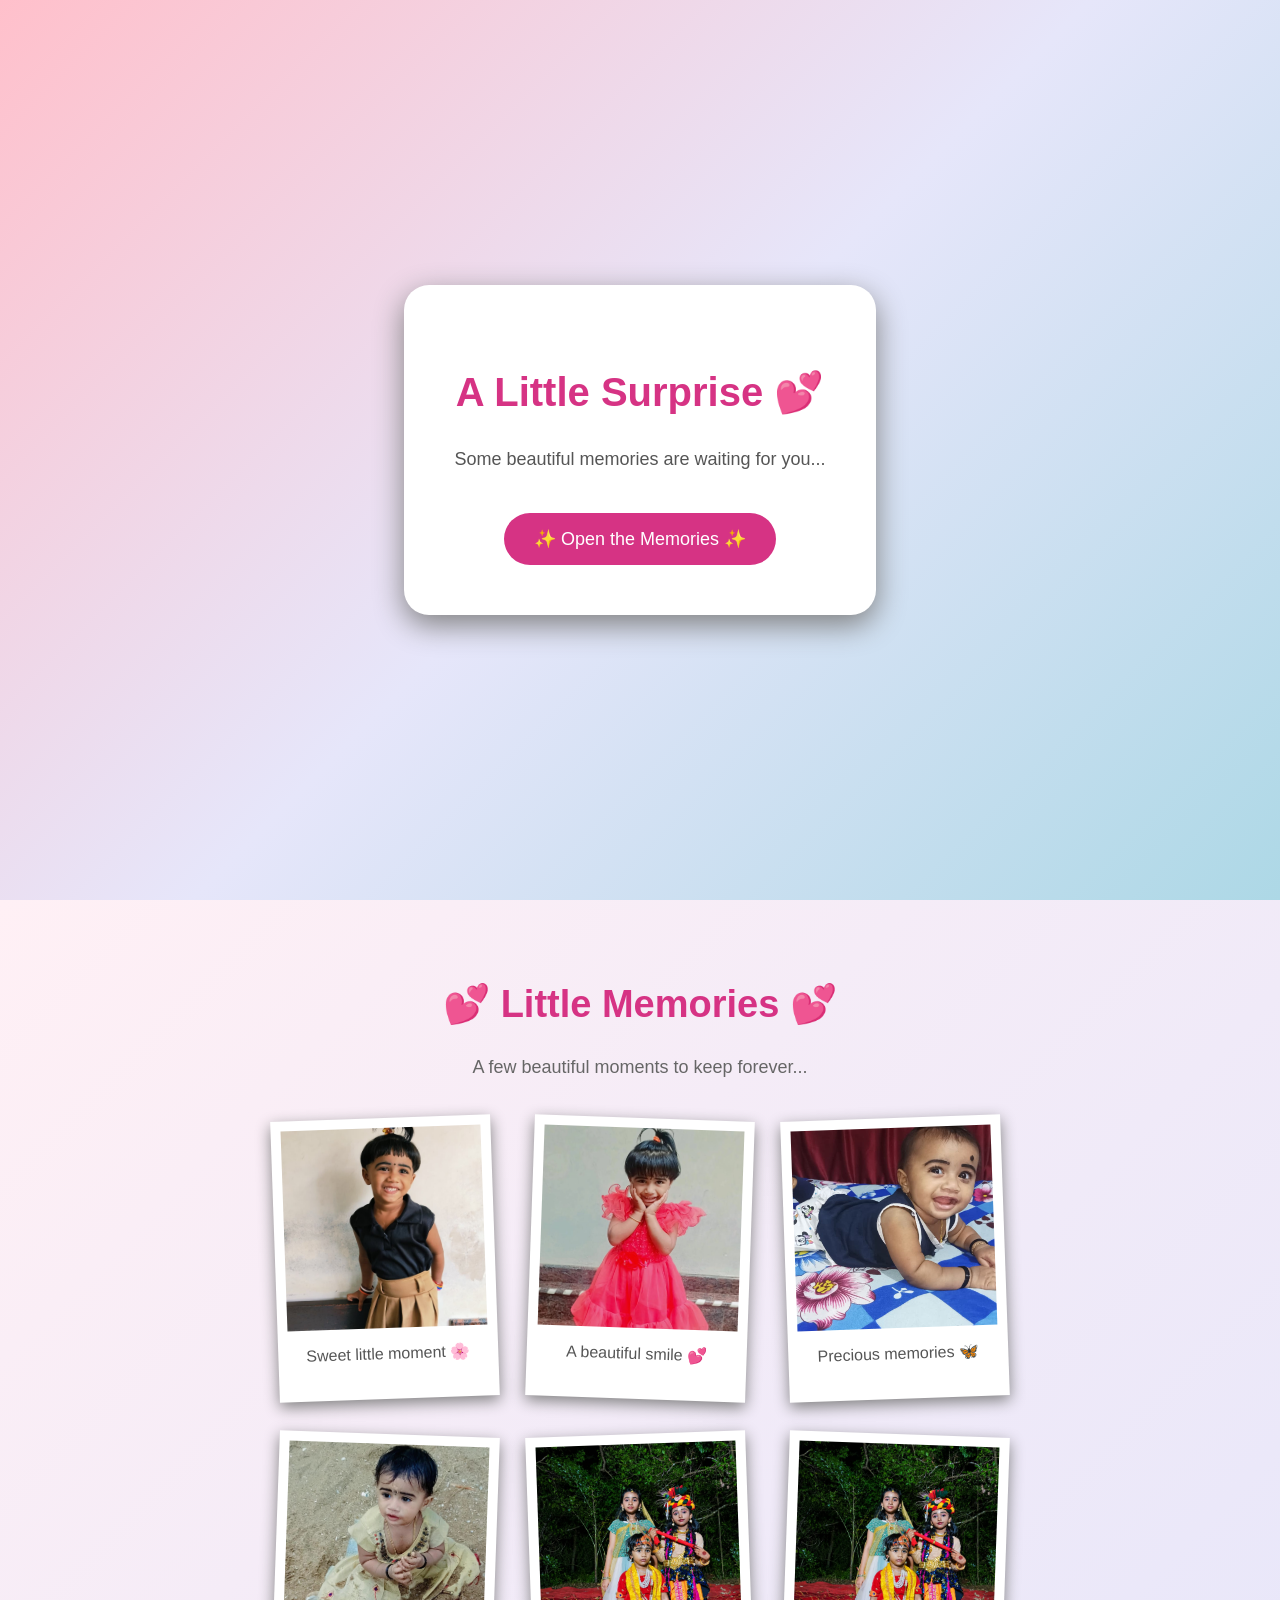
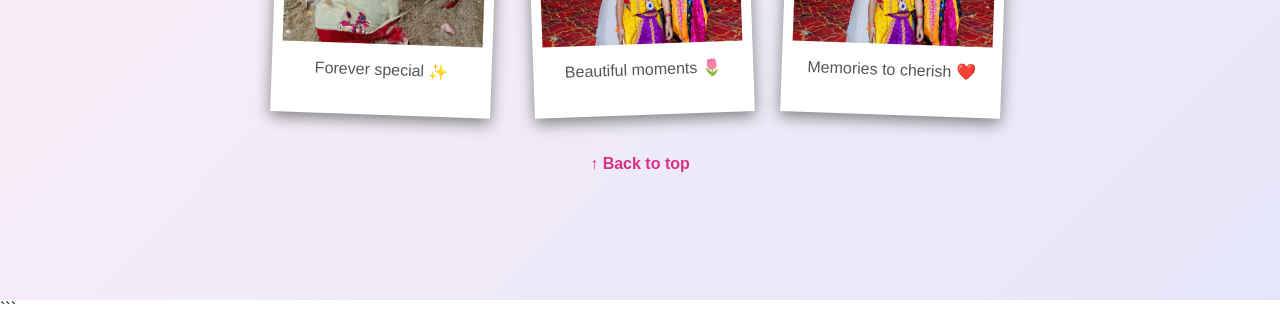
<file: index.html>
<!DOCTYPE html>
<html>

<head>
    <title>A Little Surprise</title>
    <link rel="stylesheet" href="niya.css">
</head>

<body>

    <!-- First Page -->

    <section class="welcome">

        <div class="welcome-box">

            <h1>A Little Surprise 💕</h1>

            <p>
                Some beautiful memories are waiting for you...
            </p>

            <a href="#memories" class="open-btn">
                ✨ Open the Memories ✨
            </a>

        </div>

    </section>


    <!-- Memories -->

    <section id="memories">

        <h2>💕 Little Memories 💕</h2>

        <p class="intro">
            A few beautiful moments to keep forever...
        </p>


        <div class="gallery">

            <div class="photo">
<img src="WhatsApp Image 2026-09-12 at 12.37.51 PM (1).jpeg">                <p>Sweet little moment 🌸</p>
            </div>

            <div class="photo">
<img src="WhatsApp Image 2026-09-12 at 12.37.51 PM (2).jpeg">
                <p>A beautiful smile 💕</p>
            </div>

            <div class="photo">
<img src="WhatsApp Image 2026-09-12 at 12.37.52 PM.jpeg">
                <p>Precious memories 🦋</p>
            </div>

            <div class="photo">
<img src="WhatsApp Image 2026-09-12 at 12.37.52 PM (1).jpeg">
                <p>Forever special ✨</p>
            </div>

            <div class="photo">
<img src="WhatsApp Image 2026-09-12 at 12.43.55 PM.jpeg">
                <p>Beautiful moments 🌷</p>
            </div>

            <div class="photo">
<img src="WhatsApp Image 2026-09-12 at 12.43.55 PM.jpeg">
                <p>Memories to cherish ❤️</p>
            </div>

        </div>

        <a href="#" class="top">
            ↑ Back to top
        </a>

    </section>

</body>

</html>
```
</file>
<file: niya.css>
```css
* {
    box-sizing: border-box;
}

body {
    margin: 0;
    font-family: Arial, sans-serif;
}


/* First section */

.welcome {
    height: 100vh;

    display: flex;
    justify-content: center;
    align-items: center;

    background: linear-gradient(
        135deg,
        pink,
        lavender,
        lightblue
    );
}

.welcome-box {
    background-color: white;

    padding: 50px;

    text-align: center;

    border-radius: 25px;

    box-shadow: 0 10px 30px gray;
}

.welcome-box h1 {
    color: #d63384;
    font-size: 40px;
}

.welcome-box p {
    color: #555;
    font-size: 18px;
}

.open-btn {
    display: inline-block;

    margin-top: 25px;

    padding: 15px 30px;

    background-color: #d63384;

    color: white;

    text-decoration: none;

    border-radius: 30px;

    font-size: 18px;
}

.open-btn:hover {
    background-color: #a61e63;
}


/* Memories section */

#memories {
    min-height: 100vh;

    padding: 50px 20px;

    text-align: center;

    background: linear-gradient(
        135deg,
        #fff0f5,
        #e6e6fa
    );
}

#memories h2 {
    color: #d63384;

    font-size: 38px;
}

.intro {
    color: #666;

    font-size: 18px;

    margin-bottom: 40px;
}


/* Gallery */

.gallery {
    display: grid;

    grid-template-columns: repeat(3, 220px);

    justify-content: center;

    gap: 35px;
}

.photo {
    background-color: white;

    padding: 10px;

    padding-bottom: 20px;

    box-shadow: 0 5px 15px gray;

    transform: rotate(-2deg);

    transition: 0.3s;
}

.photo:nth-child(even) {
    transform: rotate(2deg);
}

.photo:hover {
    transform: scale(1.08) rotate(0deg);
}

.photo img {
    width: 200px;

    height: 200px;

    object-fit: cover;
}

.photo p {
    color: #555;

    margin-top: 12px;
}

.top {
    display: inline-block;

    margin-top: 40px;

    color: #d63384;

    text-decoration: none;

    font-weight: bold;
}
```
</file>
